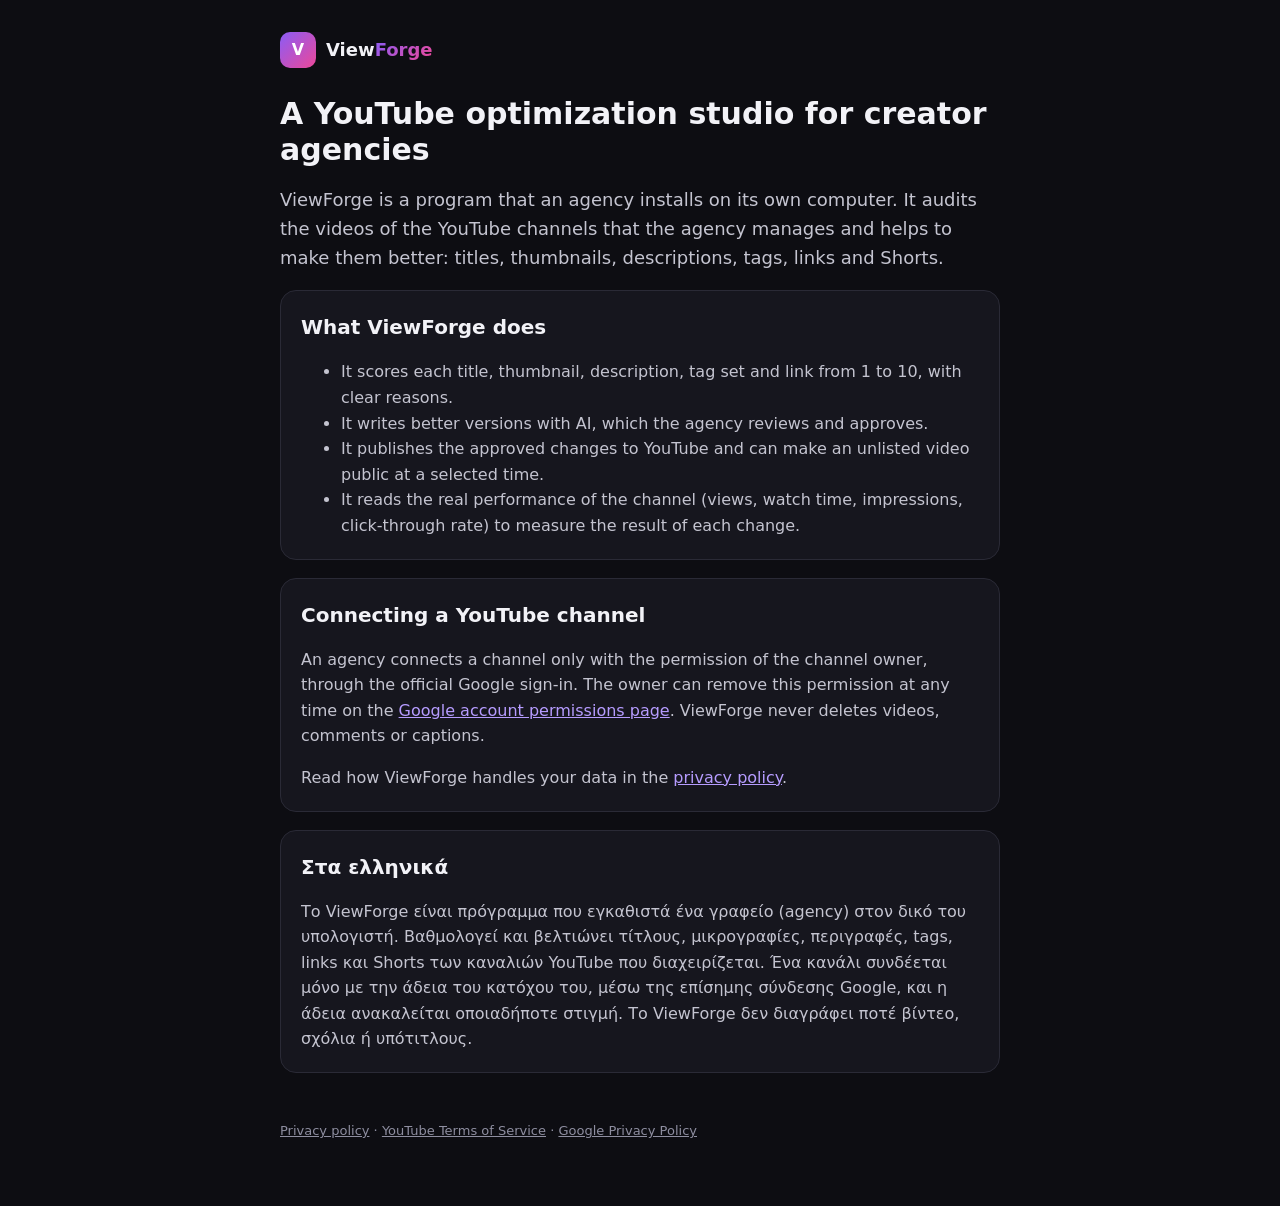
<file: index.html>
<!doctype html>
<html lang="en">
<head>
  <meta charset="utf-8">
  <meta name="viewport" content="width=device-width, initial-scale=1">
  <meta name="referrer" content="no-referrer">
  <title>ViewForge - YouTube optimization studio for creator agencies</title>
  <meta name="description" content="ViewForge is a desktop studio that agencies use to audit and improve the titles, thumbnails, descriptions, tags and links of the YouTube channels they manage.">
  <link rel="stylesheet" href="style.css">
</head>
<body>
<main>
  <header class="top">
    <div class="logo">V</div>
    <div class="brand">View<span>Forge</span></div>
  </header>

  <h1>A YouTube optimization studio for creator agencies</h1>
  <p class="lead">
    ViewForge is a program that an agency installs on its own computer. It audits the videos of the
    YouTube channels that the agency manages and helps to make them better: titles, thumbnails,
    descriptions, tags, links and Shorts.
  </p>

  <div class="card">
    <h2>What ViewForge does</h2>
    <ul>
      <li>It scores each title, thumbnail, description, tag set and link from 1 to 10, with clear reasons.</li>
      <li>It writes better versions with AI, which the agency reviews and approves.</li>
      <li>It publishes the approved changes to YouTube and can make an unlisted video public at a selected time.</li>
      <li>It reads the real performance of the channel (views, watch time, impressions, click-through rate) to measure the result of each change.</li>
    </ul>
  </div>

  <div class="card">
    <h2>Connecting a YouTube channel</h2>
    <p>
      An agency connects a channel only with the permission of the channel owner, through the official Google
      sign-in. The owner can remove this permission at any time on the
      <a href="https://myaccount.google.com/permissions" rel="noopener">Google account permissions page</a>.
      ViewForge never deletes videos, comments or captions.
    </p>
    <p>Read how ViewForge handles your data in the <a href="privacy.html">privacy policy</a>.</p>
  </div>

  <div class="card" lang="el">
    <h2>Στα ελληνικά</h2>
    <p>
      Το ViewForge είναι πρόγραμμα που εγκαθιστά ένα γραφείο (agency) στον δικό του υπολογιστή. Βαθμολογεί και
      βελτιώνει τίτλους, μικρογραφίες, περιγραφές, tags, links και Shorts των καναλιών YouTube που διαχειρίζεται.
      Ένα κανάλι συνδέεται μόνο με την άδεια του κατόχου του, μέσω της επίσημης σύνδεσης Google, και η άδεια
      ανακαλείται οποιαδήποτε στιγμή. Το ViewForge δεν διαγράφει ποτέ βίντεο, σχόλια ή υπότιτλους.
    </p>
  </div>

  <footer>
    <a href="privacy.html">Privacy policy</a> ·
    <a href="https://www.youtube.com/t/terms" rel="noopener">YouTube Terms of Service</a> ·
    <a href="https://policies.google.com/privacy" rel="noopener">Google Privacy Policy</a>
  </footer>
</main>
</body>
</html>
</file>
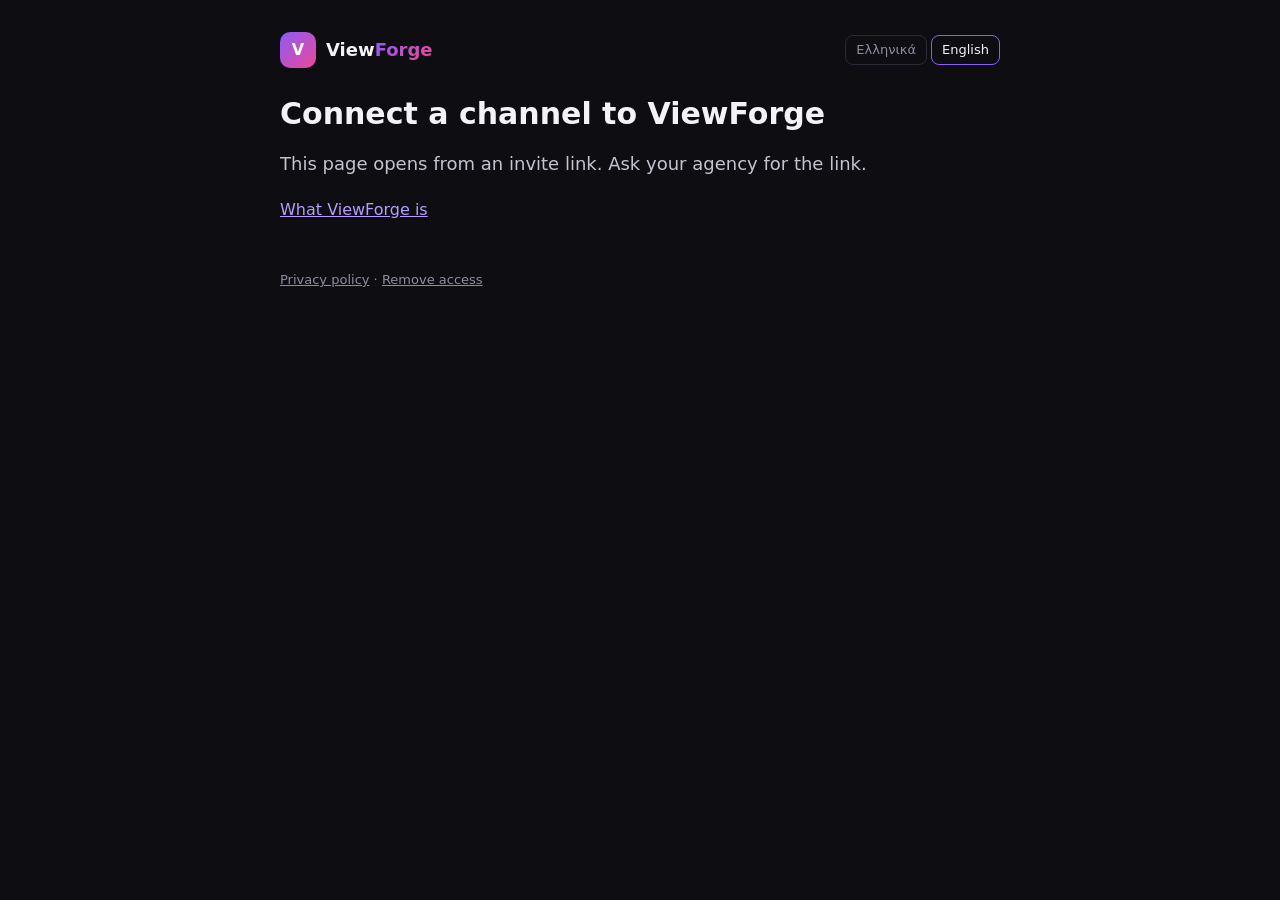
<file: connect.html>
<!doctype html>
<html lang="el">
<head>
  <meta charset="utf-8">
  <meta name="viewport" content="width=device-width, initial-scale=1">
  <meta name="referrer" content="no-referrer">
  <meta name="robots" content="noindex">
  <title>ViewForge - Connect your YouTube channel</title>
  <link rel="stylesheet" href="style.css">
</head>
<body>
<main>
  <header class="top">
    <a class="logo" href="./" style="text-decoration:none">V</a>
    <div class="brand">View<span>Forge</span></div>
    <div class="lang" role="group" aria-label="Language">
      <button type="button" data-lang="el">Ελληνικά</button>
      <button type="button" data-lang="en">English</button>
    </div>
  </header>

  <!-- 1. The invite: explain, then continue to Google. -->
  <section id="intro" hidden>
    <h1 data-t="introTitle"></h1>
    <p class="lead" id="hello"></p>
    <div class="card">
      <h2 data-t="whatTitle"></h2>
      <ul>
        <li data-t="what1"></li>
        <li data-t="what2"></li>
        <li data-t="what3"></li>
      </ul>
    </div>
    <div class="card">
      <h2 data-t="stepsTitle"></h2>
      <ol class="steps">
        <li data-t="step1"></li>
        <li data-t="step2"></li>
        <li data-t="step3"></li>
        <li data-t="step4"></li>
      </ol>
    </div>
    <p><a class="btn" id="go" href="#" data-t="go"></a></p>
    <p class="note"><span data-t="privacyNote"></span> <a href="privacy.html" data-t="privacyLink"></a></p>
  </section>

  <!-- 2. Back from Google: show the code to send to the agency. -->
  <section id="done" hidden>
    <h1 class="ok" data-t="doneTitle"></h1>
    <p class="lead" data-t="doneLead"></p>
    <div class="code" id="code"></div>
    <p class="row" style="margin-top:14px">
      <button class="btn" type="button" id="copy" data-t="copy"></button>
      <button class="btn secondary" type="button" id="share" data-t="share" hidden></button>
      <span class="ok" id="copied" hidden data-t="copied"></span>
    </p>
    <p class="warn" id="scopes" hidden data-t="scopes"></p>
    <p class="note" data-t="expires"></p>
  </section>

  <!-- 3. Google returned an error, or the link is not valid. -->
  <section id="error" hidden>
    <h1 class="bad" data-t="errorTitle"></h1>
    <p class="lead" id="errorText"></p>
    <p class="note" data-t="errorHelp"></p>
  </section>

  <!-- 4. Opened without an invite. -->
  <section id="idle" hidden>
    <h1 data-t="idleTitle"></h1>
    <p class="lead" data-t="idleText"></p>
    <p><a href="./" data-t="home"></a></p>
  </section>

  <footer>
    <a href="privacy.html" data-t="privacyLink"></a> ·
    <a href="https://myaccount.google.com/permissions" rel="noopener" data-t="revoke"></a>
  </footer>
</main>

<script>
(function () {
  'use strict'
  var T = {
    el: {
      introTitle: 'Σύνδεση του καναλιού σου YouTube',
      helloName: 'Γεια σου {name}! Το γραφείο σου σε προσκαλεί να συνδέσεις το κανάλι σου με το ViewForge.',
      hello: 'Γεια σου! Το γραφείο σου σε προσκαλεί να συνδέσεις το κανάλι σου με το ViewForge.',
      whatTitle: 'Τι θα μπορεί να κάνει το γραφείο',
      what1: 'Να βελτιώνει τίτλους, περιγραφές, tags και μικρογραφίες των βίντεο σου, μόνο μετά από έλεγχο.',
      what2: 'Να κάνει δημόσιο ένα μη καταχωρισμένο βίντεο τη σωστή στιγμή, όταν το εγκρίνετε.',
      what3: 'Να βλέπει τα στατιστικά του καναλιού (προβολές, χρόνο παρακολούθησης, CTR). Δεν διαγράφει ποτέ βίντεο ή σχόλια.',
      stepsTitle: 'Τι θα κάνεις (1 λεπτό)',
      step1: 'Πάτα «Συνέχεια με Google» και συνδέσου με τον λογαριασμό Google του καναλιού. Αν σε ρωτήσει, διάλεξε το κανάλι σου.',
      step2: 'Αν δεις «Η Google δεν έχει επαληθεύσει αυτή την εφαρμογή», πάτα «Συνέχεια».',
      step3: 'Στις άδειες πάτα «Επιλογή όλων» και μετά «Συνέχεια».',
      step4: 'Θα δεις έναν κωδικό. Στείλ’ τον αμέσως στο γραφείο σου (Viber, WhatsApp ή e-mail).',
      go: 'Συνέχεια με Google',
      privacyNote: 'Πώς χρησιμοποιούνται τα δεδομένα:',
      privacyLink: 'Πολιτική απορρήτου',
      doneTitle: 'Σχεδόν έτοιμο!',
      doneLead: 'Αντίγραψε αυτόν τον κωδικό και στείλ’ τον τώρα στο γραφείο σου:',
      copy: 'Αντιγραφή κωδικού',
      share: 'Αποστολή…',
      copied: 'Αντιγράφηκε ✓',
      scopes: 'Δεν επέτρεψες όλες τις άδειες. Άνοιξε ξανά το link της πρόσκλησης και πάτα «Επιλογή όλων».',
      expires: 'Ο κωδικός ισχύει για λίγα λεπτά. Αν λήξει, άνοιξε ξανά το ίδιο link της πρόσκλησης.',
      shareText: 'Ο κωδικός σύνδεσης για το ViewForge:',
      errorTitle: 'Η σύνδεση δεν ολοκληρώθηκε',
      errDenied: 'Δεν επέτρεψες την πρόσβαση.',
      errBadLink: 'Το link της πρόσκλησης δεν είναι σωστό ή είναι ελλιπές.',
      errOther: 'Η Google απάντησε: {error}',
      errorHelp: 'Άνοιξε ξανά το link της πρόσκλησης, ή ζήτα από το γραφείο σου νέο link.',
      idleTitle: 'Σύνδεση καναλιού με το ViewForge',
      idleText: 'Αυτή η σελίδα ανοίγει από ένα link πρόσκλησης. Ζήτα το link από το γραφείο σου.',
      home: 'Τι είναι το ViewForge',
      revoke: 'Ανάκληση πρόσβασης'
    },
    en: {
      introTitle: 'Connect your YouTube channel',
      helloName: 'Hi {name}! Your agency invites you to connect your channel to ViewForge.',
      hello: 'Hi! Your agency invites you to connect your channel to ViewForge.',
      whatTitle: 'What your agency will be able to do',
      what1: 'Improve the titles, descriptions, tags and thumbnails of your videos, always after a review.',
      what2: 'Make an unlisted video public at the right time, when you approve it.',
      what3: 'See the statistics of the channel (views, watch time, click-through rate). It never deletes videos or comments.',
      stepsTitle: 'What you do (1 minute)',
      step1: 'Click "Continue with Google" and sign in with the Google account of the channel. If Google asks, select your channel.',
      step2: 'If you see "Google hasn’t verified this app", click "Continue".',
      step3: 'On the permissions screen, click "Select all", then "Continue".',
      step4: 'You will see a code. Send it to your agency at once (Viber, WhatsApp or e-mail).',
      go: 'Continue with Google',
      privacyNote: 'How the data is used:',
      privacyLink: 'Privacy policy',
      doneTitle: 'Almost done!',
      doneLead: 'Copy this code and send it to your agency now:',
      copy: 'Copy the code',
      share: 'Send…',
      copied: 'Copied ✓',
      scopes: 'You did not allow all permissions. Open the invite link again and click "Select all".',
      expires: 'The code works for a few minutes. If it expires, open the same invite link again.',
      shareText: 'The connection code for ViewForge:',
      errorTitle: 'The connection did not finish',
      errDenied: 'You did not allow access.',
      errBadLink: 'The invite link is not correct or not complete.',
      errOther: 'Google answered: {error}',
      errorHelp: 'Open the invite link again, or ask your agency for a new link.',
      idleTitle: 'Connect a channel to ViewForge',
      idleText: 'This page opens from an invite link. Ask your agency for the link.',
      home: 'What ViewForge is',
      revoke: 'Remove access'
    }
  }

  var query = new URLSearchParams(location.search)
  var hash = new URLSearchParams(location.hash.slice(1))
  var stored = ''
  try { stored = localStorage.getItem('kleos-lang') || '' } catch (e) {}
  var lang = hash.get('l') || stored || ((navigator.language || '').toLowerCase().indexOf('el') === 0 ? 'el' : 'en')
  if (!T[lang]) lang = 'en'
  var state = { name: (hash.get('n') || '').slice(0, 80), error: '', errorKey: '' }

  function t(key) { return T[lang][key] || T.en[key] || '' }
  function show(id) {
    ['intro', 'done', 'error', 'idle'].forEach(function (s) { document.getElementById(s).hidden = s !== id })
  }
  function render() {
    document.documentElement.lang = lang
    document.querySelectorAll('[data-t]').forEach(function (el) { el.textContent = t(el.getAttribute('data-t')) })
    document.querySelectorAll('.lang button').forEach(function (b) { b.setAttribute('aria-pressed', String(b.getAttribute('data-lang') === lang)) })
    document.getElementById('hello').textContent = state.name ? t('helloName').replace('{name}', state.name) : t('hello')
    var et = state.errorKey ? t(state.errorKey) : ''
    document.getElementById('errorText').textContent = et.replace('{error}', state.error)
  }
  document.querySelectorAll('.lang button').forEach(function (b) {
    b.addEventListener('click', function () {
      lang = b.getAttribute('data-lang')
      try { localStorage.setItem('kleos-lang', lang) } catch (e) {}
      render()
    })
  })

  function fromB64url(s) {
    s = s.replace(/-/g, '+').replace(/_/g, '/')
    while (s.length % 4) s += '='
    var bin = atob(s), bytes = new Uint8Array(bin.length)
    for (var i = 0; i < bin.length; i++) bytes[i] = bin.charCodeAt(i)
    return new TextDecoder().decode(bytes)
  }

  var code = query.get('code'), st = query.get('state'), err = query.get('error')
  if (code && st) {
    // Back from Google: the code only works with the secret part that stays in
    // the agency's ViewForge.
    var text = st + '.' + code
    document.getElementById('code').textContent = text
    var granted = query.get('scope') || ''
    document.getElementById('scopes').hidden = granted.indexOf('youtube.force-ssl') >= 0 && granted.indexOf('yt-analytics.readonly') >= 0
    document.getElementById('copy').addEventListener('click', function () {
      var ok = function () { document.getElementById('copied').hidden = false }
      if (navigator.clipboard) navigator.clipboard.writeText(text).then(ok, function () {})
      var r = document.createRange()
      r.selectNodeContents(document.getElementById('code'))
      var sel = window.getSelection(); sel.removeAllRanges(); sel.addRange(r)
    })
    if (navigator.share) {
      var sh = document.getElementById('share')
      sh.hidden = false
      sh.addEventListener('click', function () { navigator.share({ text: t('shareText') + '\n' + text }).catch(function () {}) })
    }
    show('done')
  } else if (err) {
    state.error = err.slice(0, 120)
    state.errorKey = err === 'access_denied' ? 'errDenied' : 'errOther'
    show('error')
  } else if (hash.get('g') || hash.get('c')) {
    var target = ''
    if (hash.get('c')) {
      // Short invite: build the Google sign-in address here. The redirect is
      // this page, the same address that ViewForge uses for the exchange.
      var cid = hash.get('c'), s = hash.get('s') || '', p = hash.get('p') || ''
      var SC = {
        y: 'https://www.googleapis.com/auth/youtube.force-ssl',
        a: 'https://www.googleapis.com/auth/yt-analytics.readonly',
        r: 'https://www.googleapis.com/auth/youtube.readonly'
      }
      var scopes = (hash.get('sc') || 'yar').split('').map(function (k) { return SC[k] }).filter(Boolean)
      if (/^[0-9]+-[A-Za-z0-9_-]+\.apps\.googleusercontent\.com$/.test(cid) && /^[A-Za-z0-9_-]{8,128}$/.test(s) &&
          /^[A-Za-z0-9_-]{43}$/.test(p) && scopes.length) {
        target = 'https://accounts.google.com/o/oauth2/v2/auth?' + new URLSearchParams({
          client_id: cid,
          redirect_uri: location.origin + location.pathname,
          response_type: 'code',
          scope: scopes.join(' '),
          access_type: 'offline',
          prompt: 'consent select_account',
          include_granted_scopes: 'true',
          state: s,
          code_challenge: p,
          code_challenge_method: 'S256'
        }).toString()
      }
    } else {
      try {
        var u = new URL(fromB64url(hash.get('g')))
        if (u.origin === 'https://accounts.google.com') target = u.href
      } catch (e) {}
    }
    if (target) {
      document.getElementById('go').href = target
      try { localStorage.setItem('kleos-lang', lang) } catch (e) {}
      show('intro')
    } else {
      state.errorKey = 'errBadLink'
      show('error')
    }
  } else {
    show('idle')
  }
  render()
})()
</script>
</body>
</html>
</file>
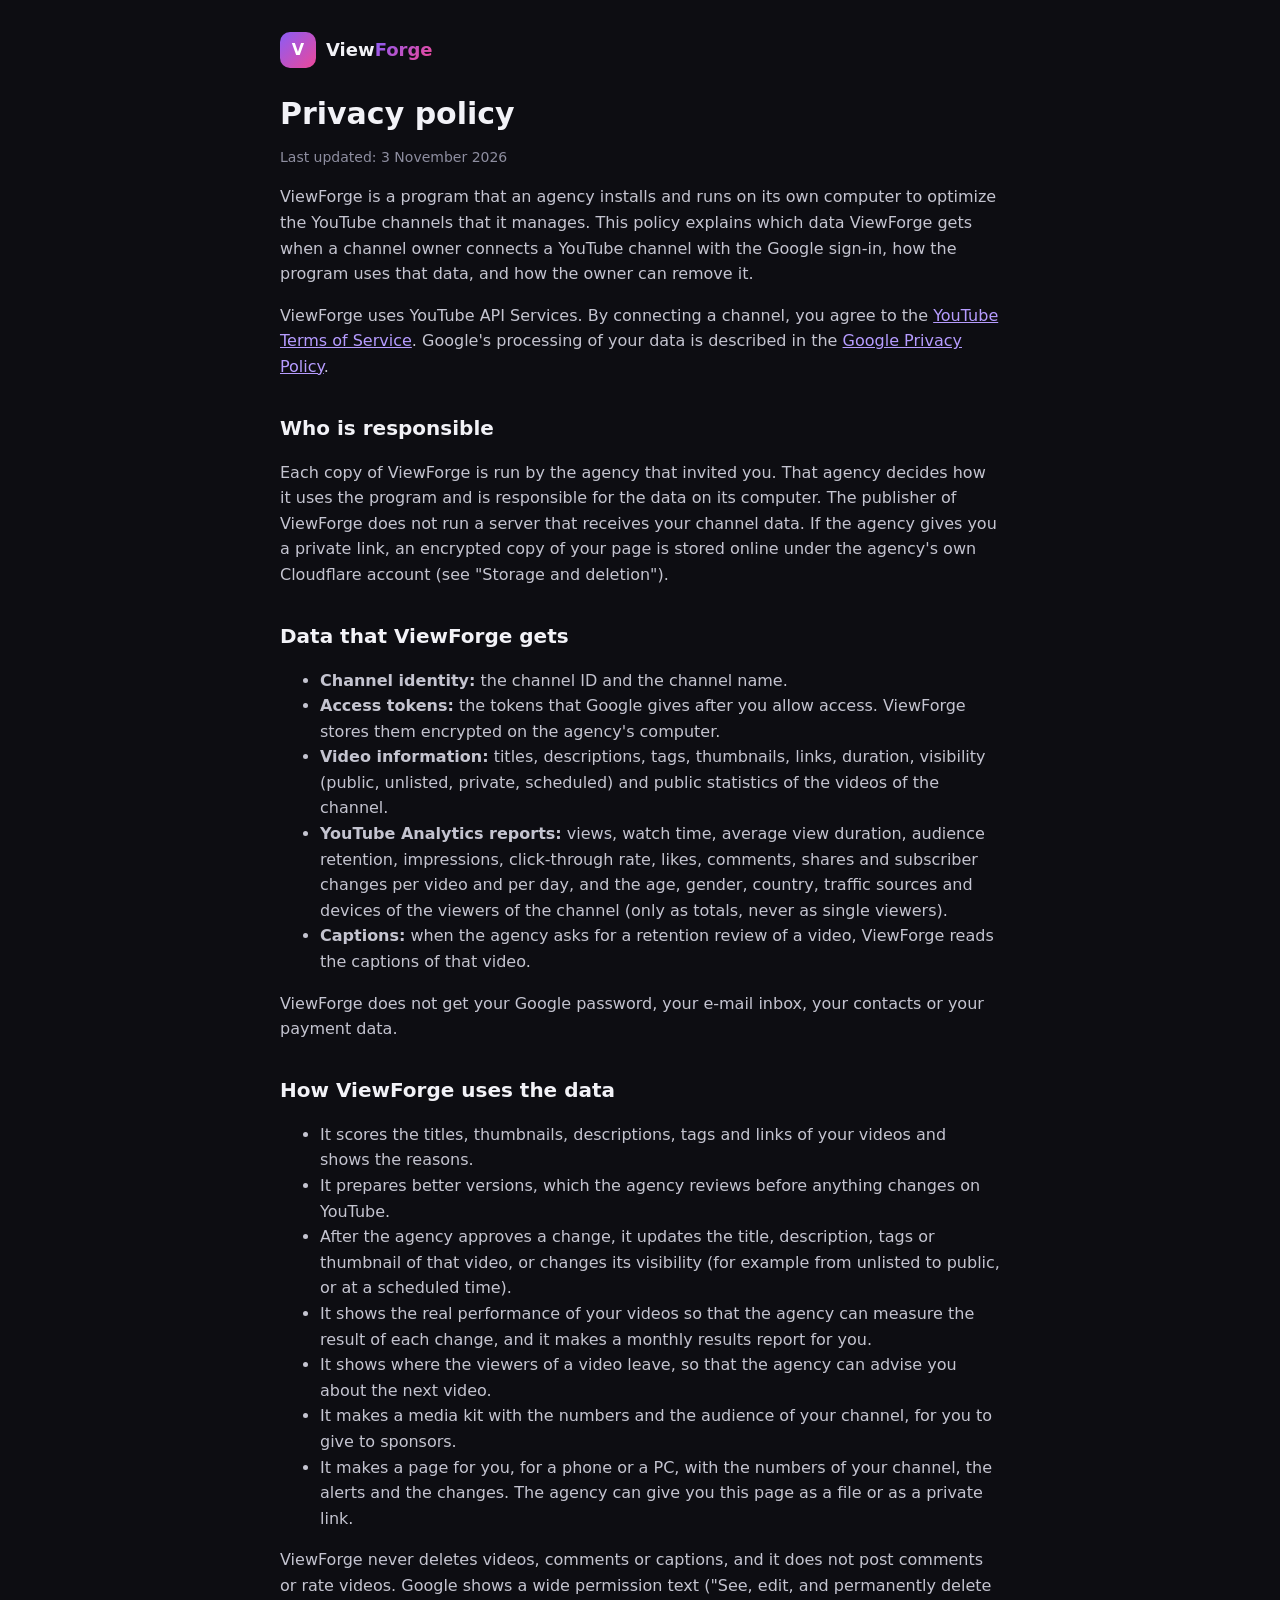
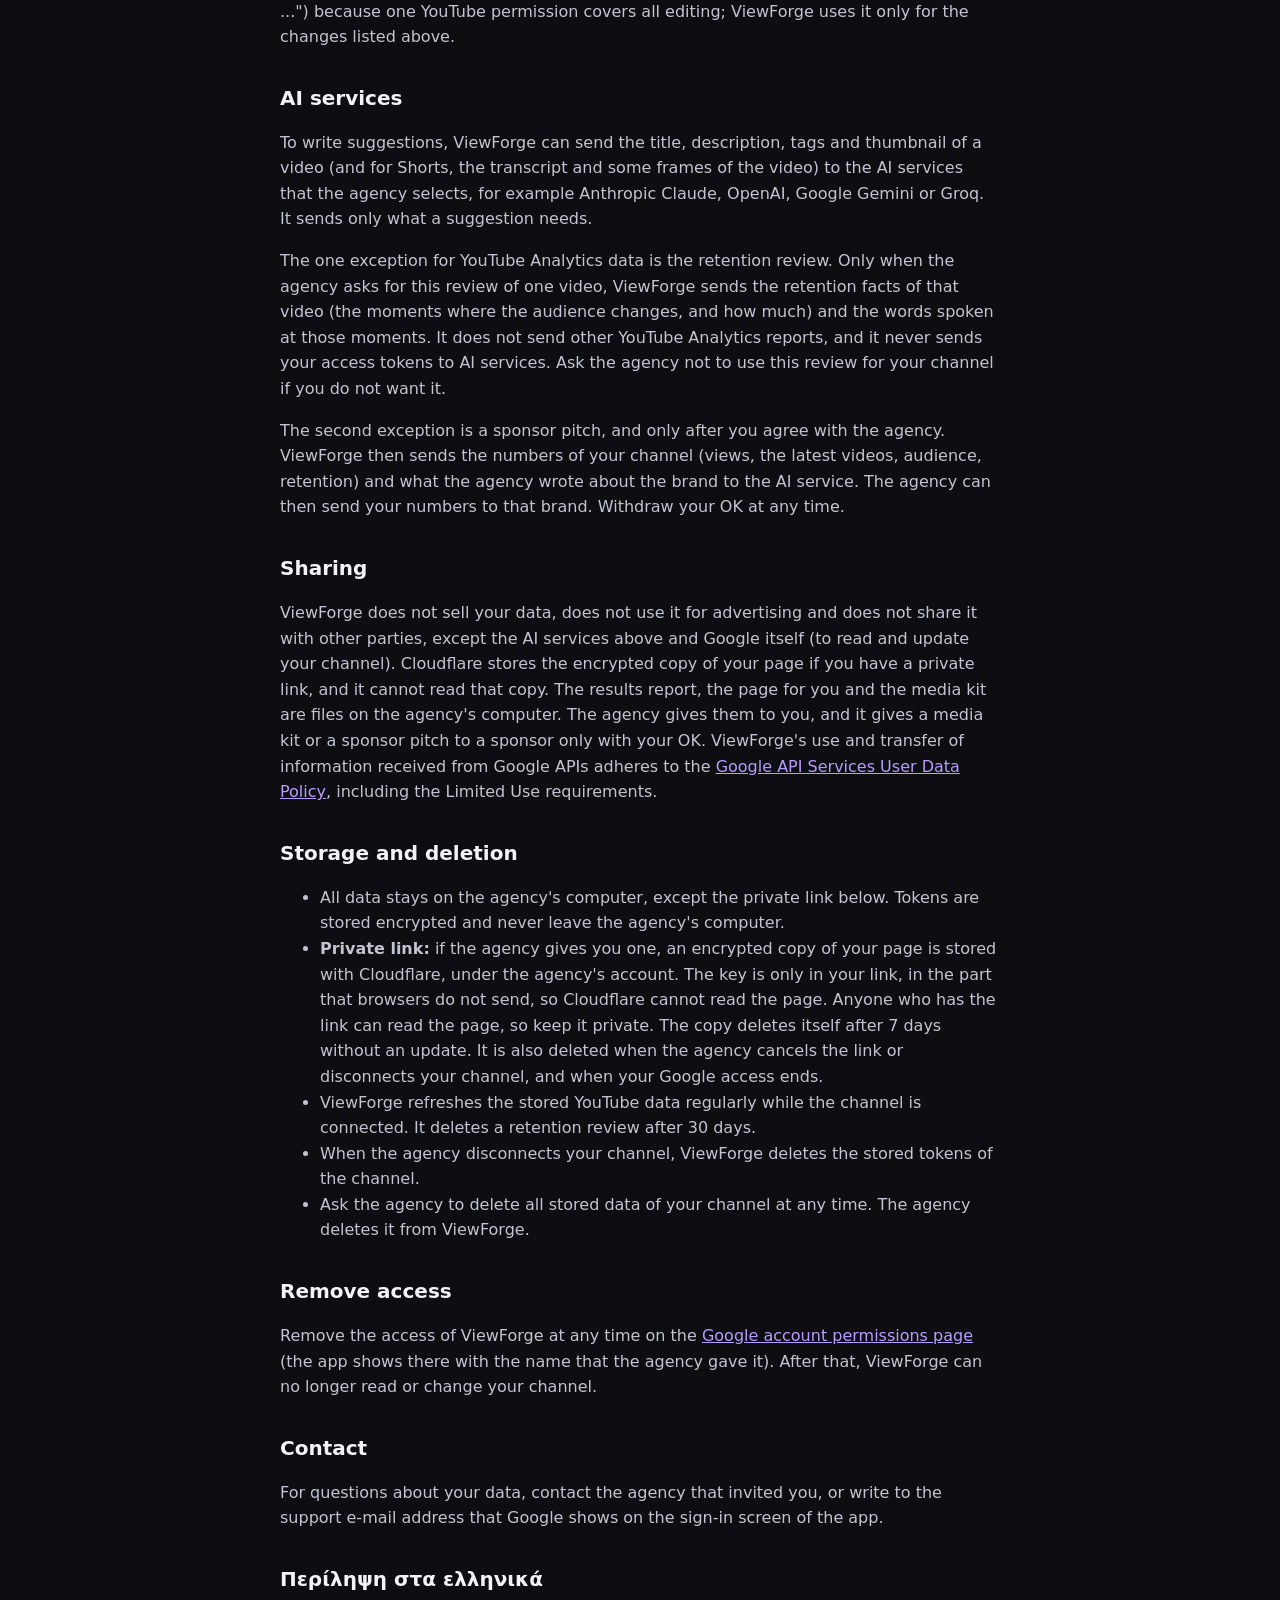
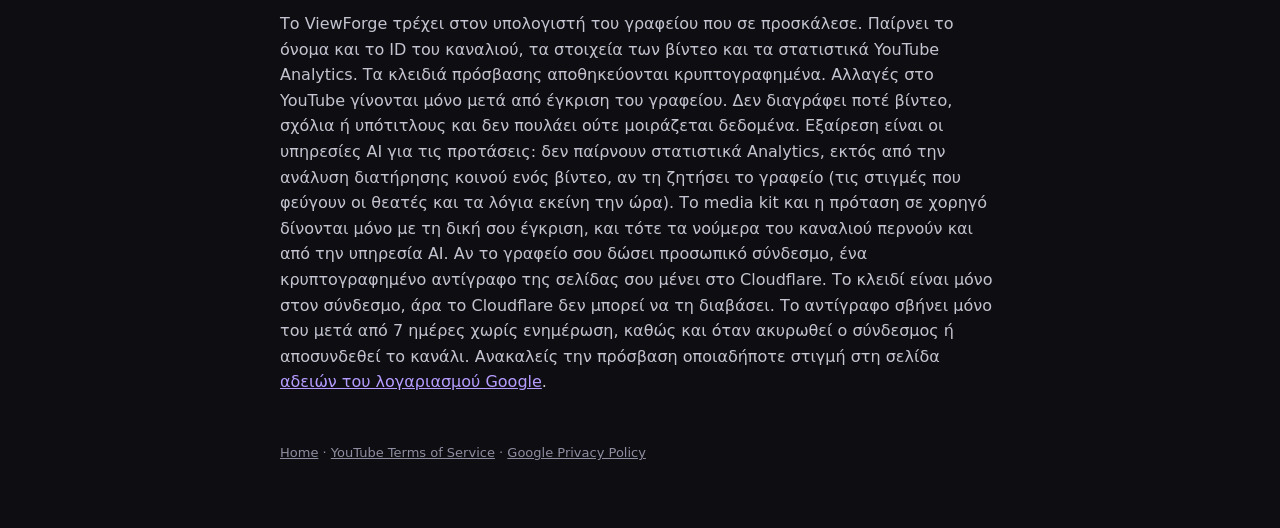
<file: privacy.html>
<!doctype html>
<html lang="en">
<head>
  <meta charset="utf-8">
  <meta name="viewport" content="width=device-width, initial-scale=1">
  <meta name="referrer" content="no-referrer">
  <title>Privacy policy - ViewForge</title>
  <link rel="stylesheet" href="style.css">
</head>
<body>
<main>
  <header class="top">
    <a class="logo" href="./" style="text-decoration:none">V</a>
    <div class="brand">View<span>Forge</span></div>
  </header>

  <h1>Privacy policy</h1>
  <p class="note">Last updated: 3 November 2026</p>

  <p>
    ViewForge is a program that an agency installs and runs on its own computer to optimize the YouTube
    channels that it manages. This policy explains which data ViewForge gets when a channel owner connects a
    YouTube channel with the Google sign-in, how the program uses that data, and how the owner can remove it.
  </p>
  <p>
    ViewForge uses YouTube API Services. By connecting a channel, you agree to the
    <a href="https://www.youtube.com/t/terms" rel="noopener">YouTube Terms of Service</a>.
    Google's processing of your data is described in the
    <a href="https://policies.google.com/privacy" rel="noopener">Google Privacy Policy</a>.
  </p>

  <h2>Who is responsible</h2>
  <p>
    Each copy of ViewForge is run by the agency that invited you. That agency decides how it uses the
    program and is responsible for the data on its computer. The publisher of ViewForge does not run a
    server that receives your channel data. If the agency gives you a private link, an encrypted copy of your page
    is stored online under the agency's own Cloudflare account (see "Storage and deletion").
  </p>

  <h2>Data that ViewForge gets</h2>
  <ul>
    <li><b>Channel identity:</b> the channel ID and the channel name.</li>
    <li><b>Access tokens:</b> the tokens that Google gives after you allow access. ViewForge stores them encrypted on the agency's computer.</li>
    <li><b>Video information:</b> titles, descriptions, tags, thumbnails, links, duration, visibility (public, unlisted, private, scheduled) and public statistics of the videos of the channel.</li>
    <li><b>YouTube Analytics reports:</b> views, watch time, average view duration, audience retention, impressions, click-through rate, likes, comments, shares and subscriber changes per video and per day, and the age, gender, country, traffic sources and devices of the viewers of the channel (only as totals, never as single viewers).</li>
    <li><b>Captions:</b> when the agency asks for a retention review of a video, ViewForge reads the captions of that video.</li>
  </ul>
  <p>ViewForge does not get your Google password, your e-mail inbox, your contacts or your payment data.</p>

  <h2>How ViewForge uses the data</h2>
  <ul>
    <li>It scores the titles, thumbnails, descriptions, tags and links of your videos and shows the reasons.</li>
    <li>It prepares better versions, which the agency reviews before anything changes on YouTube.</li>
    <li>After the agency approves a change, it updates the title, description, tags or thumbnail of that video, or changes its visibility (for example from unlisted to public, or at a scheduled time).</li>
    <li>It shows the real performance of your videos so that the agency can measure the result of each change, and it makes a monthly results report for you.</li>
    <li>It shows where the viewers of a video leave, so that the agency can advise you about the next video.</li>
    <li>It makes a media kit with the numbers and the audience of your channel, for you to give to sponsors.</li>
    <li>It makes a page for you, for a phone or a PC, with the numbers of your channel, the alerts and the changes. The agency can give you this page as a file or as a private link.</li>
  </ul>
  <p>
    ViewForge never deletes videos, comments or captions, and it does not post comments or rate videos.
    Google shows a wide permission text ("See, edit, and permanently delete ...") because one YouTube
    permission covers all editing; ViewForge uses it only for the changes listed above.
  </p>

  <h2>AI services</h2>
  <p>
    To write suggestions, ViewForge can send the title, description, tags and thumbnail of a video (and for
    Shorts, the transcript and some frames of the video) to the AI services that the agency selects, for example
    Anthropic Claude, OpenAI, Google Gemini or Groq. It sends only what a suggestion needs.
  </p>
  <p>
    The one exception for YouTube Analytics data is the retention review. Only when the agency asks for this review of
    one video, ViewForge sends the retention facts of that video (the moments where the audience changes, and
    how much) and the words spoken at those moments. It does not send other YouTube Analytics reports, and it never
    sends your access tokens to AI services. Ask the agency not to use this review for your channel if you do not want it.
  </p>
  <p>
    The second exception is a sponsor pitch, and only after you agree with the agency. ViewForge then sends the numbers of your
    channel (views, the latest videos, audience, retention) and what the agency wrote about the brand to the AI service. The agency
    can then send your numbers to that brand. Withdraw your OK at any time.
  </p>

  <h2>Sharing</h2>
  <p>
    ViewForge does not sell your data, does not use it for advertising and does not share it with other
    parties, except the AI services above and Google itself (to read and update your channel). Cloudflare stores the encrypted copy
    of your page if you have a private link, and it cannot read that copy. The results report, the page
    for you and the media kit are files on the agency's computer. The agency gives them to you, and it gives a media kit or a
    sponsor pitch to a sponsor only with your OK.
    ViewForge's use and transfer of information received from Google APIs adheres to the
    <a href="https://developers.google.com/terms/api-services-user-data-policy" rel="noopener">Google API Services User Data Policy</a>,
    including the Limited Use requirements.
  </p>

  <h2>Storage and deletion</h2>
  <ul>
    <li>All data stays on the agency's computer, except the private link below. Tokens are stored encrypted and never leave the agency's computer.</li>
    <li><b>Private link:</b> if the agency gives you one, an encrypted copy of your page is stored with Cloudflare, under the agency's account. The key is only in your link, in the part that browsers do not send, so Cloudflare cannot read the page. Anyone who has the link can read the page, so keep it private. The copy deletes itself after 7 days without an update. It is also deleted when the agency cancels the link or disconnects your channel, and when your Google access ends.</li>
    <li>ViewForge refreshes the stored YouTube data regularly while the channel is connected. It deletes a retention review after 30 days.</li>
    <li>When the agency disconnects your channel, ViewForge deletes the stored tokens of the channel.</li>
    <li>Ask the agency to delete all stored data of your channel at any time. The agency deletes it from ViewForge.</li>
  </ul>

  <h2>Remove access</h2>
  <p>
    Remove the access of ViewForge at any time on the
    <a href="https://myaccount.google.com/permissions" rel="noopener">Google account permissions page</a>
    (the app shows there with the name that the agency gave it). After that, ViewForge can no longer read or
    change your channel.
  </p>

  <h2>Contact</h2>
  <p>
    For questions about your data, contact the agency that invited you, or write to the support e-mail address
    that Google shows on the sign-in screen of the app.
  </p>

  <h2 lang="el">Περίληψη στα ελληνικά</h2>
  <p lang="el">
    Το ViewForge τρέχει στον υπολογιστή του γραφείου που σε προσκάλεσε. Παίρνει το όνομα και το ID του καναλιού,
    τα στοιχεία των βίντεο και τα στατιστικά YouTube Analytics. Τα κλειδιά πρόσβασης αποθηκεύονται κρυπτογραφημένα.
    Αλλαγές στο YouTube γίνονται μόνο μετά από έγκριση του γραφείου. Δεν διαγράφει ποτέ βίντεο, σχόλια ή υπότιτλους
    και δεν πουλάει ούτε μοιράζεται δεδομένα. Εξαίρεση είναι οι υπηρεσίες AI για τις προτάσεις: δεν παίρνουν στατιστικά
    Analytics, εκτός από την ανάλυση διατήρησης κοινού ενός βίντεο, αν τη ζητήσει το γραφείο (τις στιγμές που φεύγουν οι
    θεατές και τα λόγια εκείνη την ώρα). Το media kit και η πρόταση σε χορηγό δίνονται μόνο με τη δική σου έγκριση, και τότε τα νούμερα του καναλιού περνούν και από την υπηρεσία AI.
    Αν το γραφείο σου δώσει προσωπικό σύνδεσμο, ένα κρυπτογραφημένο αντίγραφο της σελίδας σου μένει στο Cloudflare.
    Το κλειδί είναι μόνο στον σύνδεσμο, άρα το Cloudflare δεν μπορεί να τη διαβάσει. Το αντίγραφο σβήνει μόνο του μετά από
    7 ημέρες χωρίς ενημέρωση, καθώς και όταν ακυρωθεί ο σύνδεσμος ή αποσυνδεθεί το κανάλι.
    Ανακαλείς την πρόσβαση οποιαδήποτε στιγμή στη σελίδα
    <a href="https://myaccount.google.com/permissions" rel="noopener">αδειών του λογαριασμού Google</a>.
  </p>

  <footer>
    <a href="./">Home</a> ·
    <a href="https://www.youtube.com/t/terms" rel="noopener">YouTube Terms of Service</a> ·
    <a href="https://policies.google.com/privacy" rel="noopener">Google Privacy Policy</a>
  </footer>
</main>
</body>
</html>
</file>
<file: style.css>
:root {
  --bg: #0d0d12;
  --surface: #16161e;
  --line: #2a2a36;
  --fg: #f2f2f7;
  --fg-2: #c4c4d0;
  --fg-3: #8e8ea0;
  --accent: #8b5cf6;
  --brand: linear-gradient(135deg, #8b5cf6, #ec4899);
  --good: #22c55e;
  --warn: #f59e0b;
  --bad: #ef4444;
}
* { box-sizing: border-box; }
html, body { margin: 0; background: var(--bg); color: var(--fg); }
body {
  font: 16px/1.6 system-ui, -apple-system, "Segoe UI", Roboto, "Helvetica Neue", Arial, sans-serif;
  -webkit-font-smoothing: antialiased;
}
a { color: #b69cff; }
main { max-width: 760px; margin: 0 auto; padding: 32px 20px 64px; }
header.top { display: flex; align-items: center; gap: 10px; margin-bottom: 28px; }
.logo {
  width: 36px; height: 36px; border-radius: 10px; background: var(--brand);
  display: grid; place-items: center; font-weight: 800; color: #fff;
}
.brand { font-weight: 700; font-size: 18px; }
.brand span { background: var(--brand); -webkit-background-clip: text; background-clip: text; color: transparent; }
h1 { font-size: 30px; line-height: 1.2; margin: 0 0 12px; }
h2 { font-size: 20px; margin: 32px 0 8px; }
h3 { font-size: 16px; margin: 20px 0 6px; }
p, li { color: var(--fg-2); }
.lead { font-size: 18px; color: var(--fg-2); }
.card { background: var(--surface); border: 1px solid var(--line); border-radius: 16px; padding: 20px; margin: 18px 0; }
.card > :first-child { margin-top: 0; }
.card > :last-child { margin-bottom: 0; }
.btn {
  display: inline-flex; align-items: center; justify-content: center; gap: 8px;
  border: 0; border-radius: 12px; padding: 12px 18px; font: inherit; font-weight: 600;
  cursor: pointer; text-decoration: none; color: #fff; background: var(--brand);
}
.btn.secondary { background: #262633; color: var(--fg); border: 1px solid var(--line); }
.btn:disabled { opacity: .5; cursor: default; }
.row { display: flex; flex-wrap: wrap; gap: 10px; align-items: center; }
.code {
  font: 14px/1.5 ui-monospace, SFMono-Regular, Menlo, Consolas, monospace; word-break: break-all;
  background: #0a0a0f; border: 1px solid var(--line); border-radius: 12px; padding: 14px; color: var(--fg);
  user-select: all;
}
.note { font-size: 14px; color: var(--fg-3); }
.ok { color: var(--good); }
.warn { color: var(--warn); }
.bad { color: var(--bad); }
ol.steps { padding-left: 22px; }
ol.steps li { margin: 6px 0; }
.lang { margin-left: auto; display: flex; gap: 4px; }
.lang button {
  background: transparent; color: var(--fg-3); border: 1px solid var(--line); border-radius: 8px;
  padding: 4px 10px; font: inherit; font-size: 13px; cursor: pointer;
}
.lang button[aria-pressed="true"] { color: var(--fg); border-color: var(--accent); }
footer { margin-top: 48px; font-size: 13px; color: var(--fg-3); }
footer a { color: var(--fg-3); }
[hidden] { display: none !important; }
</file>
